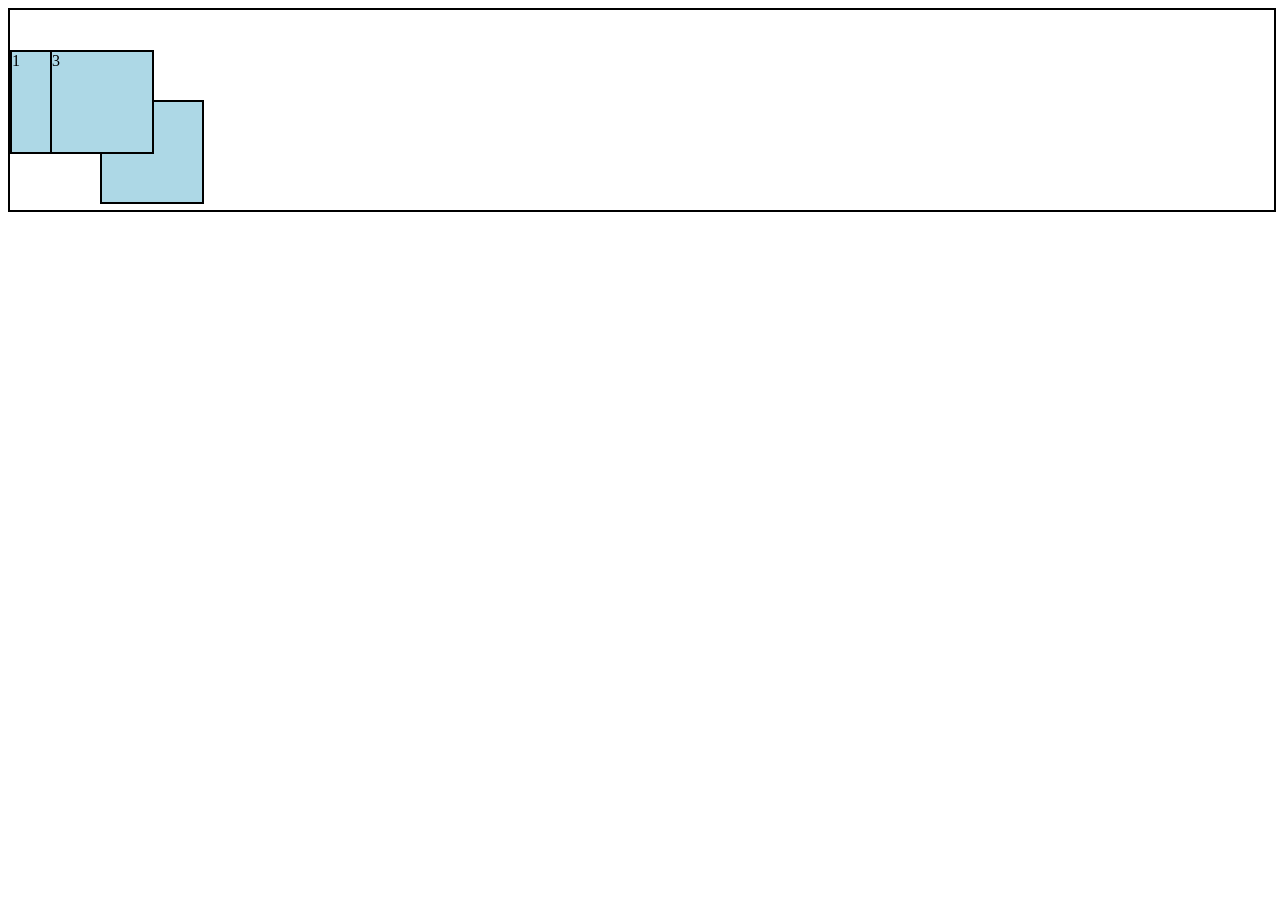
<file: day3.html>
<!DOCTYPE html>
<html lang="en">
<head>
    <meta charset="UTF-8">
    <meta name="viewport" content="width=device-width, initial-scale=1.0">
    <title>Document</title>
    <link rel="stylesheet" href="day3.css">
    <style>
        .main {
            display: flex;
            flex-direction: row;
            gap: 10px;
            border: 2px solid black;
            height: 200px;
            width: 100%;
        }
        .inbox {
            height: 100px;
            background-color: lightblue;
            border: 2px solid black;
            height: 100px;
            width:100px;
        }
    </style>
</head>
<body>
    <div class="main">
        <div class=" ONE">1</div>
        <div class="inbox TWO">2</div>
        <div class="inbox THREE">3</div>
    </div>
</body>
</html>
</file>
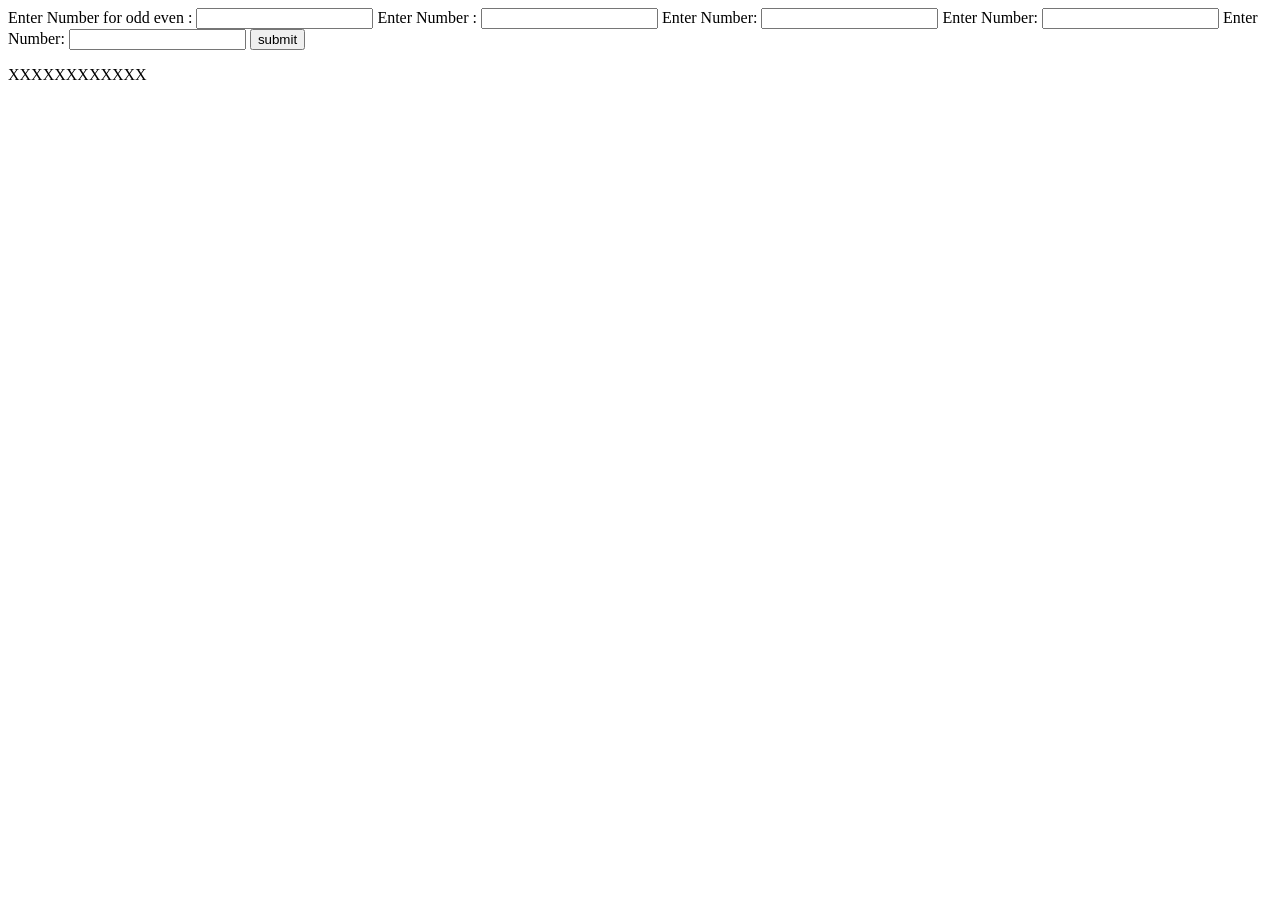
<file: js_html.html>
<!DOCTYPE html>
<html lang="en">
<head>
    <meta charset="UTF-8">
    <meta name="viewport" content="width=device-width, initial-scale=1.0">
    <title>Document</title>
     
</head>
<body>
    <label for="check">Enter Number for odd even :</label>
    <input type="text" class="inp" id="check">

    <label for="check">Enter Number :</label>
    <input type="text" class="inp" id="check">

    <label for="check">Enter Number:</label>
    <input type="text" class="inp" id="check">

    <label for="check">Enter Number:</label>
    <input type="text" class="inp" id="check">

    <label for="check">Enter Number:</label>
    <input type="text" class="inp" id="check">
    <button onclick="first()">submit</button>
    <p id="demo">XXXXXXXXXXXX</p>
   <script>
        function first(){
            var num =document.getElementById("check").value;
            document.getElementById("demo").textContent = `${num % 2 == 0 ? "even" : "odd"}`;
            
            // alert("hello world");
            // var x=10;
            // var y=5;
            // var z=x+y;
            // var a=x*y;
            // var b=x/y;
            // var c=x-y;     
            // var b={
            //     name:"parthiv",
            //     age:18,
            //     city:"ahmedabad"
            // }    
            // var arr=["parthiv","rohit","virat","dhoni"];
            // document.getElementById("demo").innerHTML=arr[0];
            // var i=0;
            // while(arr.length>i){
            //     document.getElementById("demo").innerHTML+=`${arr[i]} <br>`;
            //     i++;
            // }

            // document.getElementById("demo").innerHTML=`${b.name} is ${b.age} years old and lives in ${b.city}`; 
            // document.getElementById("demo").innerHTML=`${x} + ${y} =${z} <br> ${x} * ${y} = ${a} <br> ${x} / ${y} = ${b} <br> ${x} - ${y} = ${c}`;
        }
    </script>
</body>
</html>
</file>
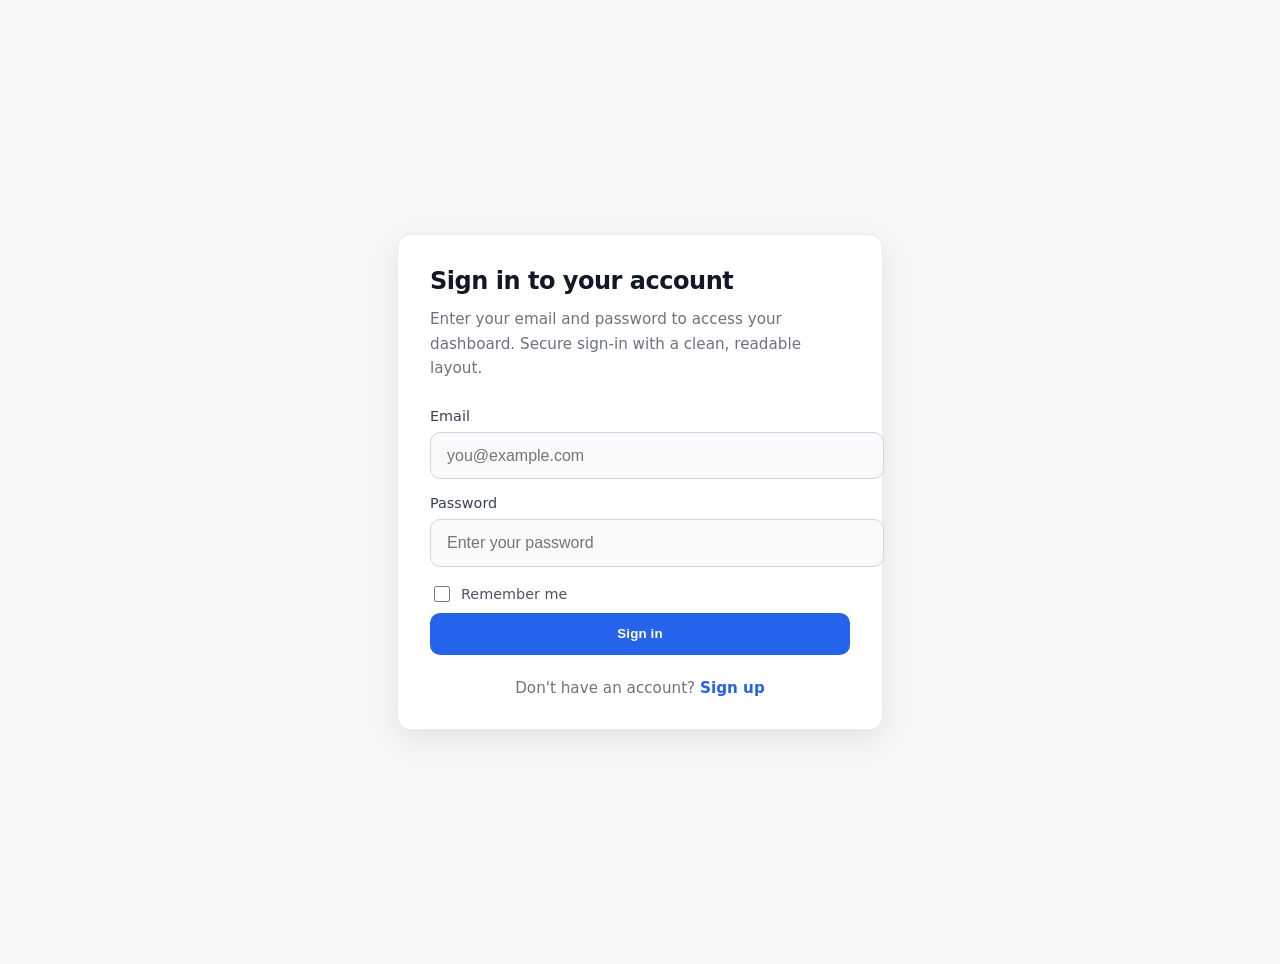
<file: login.html>
<!DOCTYPE html>
<html lang="en">
<head>
  <meta charset="utf-8">
  <meta name="viewport" content="width=device-width, initial-scale=1">
  <title>Login</title>
  <style>
    html,
    body {
      height: 100%;
      margin: 0;
      font-family: system-ui, -apple-system, 'Segoe UI', Roboto, 'Helvetica Neue', Arial, sans-serif;
      background: #f7f7f9;
    }

    body {
      display: flex;
      align-items: center;
      justify-content: center;
      padding: 2rem;
    }

    .login-card {
      width: 100%;
      max-width: 420px;
      background: #ffffff;
      border-radius: 14px;
      padding: 2rem;
      box-shadow: 0 10px 30px rgba(0, 0, 0, 0.08);
      border: 1px solid rgba(15, 23, 42, 0.08);
    }

    .login-card h2 {
      margin: 0 0 0.75rem;
      font-size: 1.5rem;
      color: #111827;
      letter-spacing: -0.02em;
    }

    .login-card p {
      margin: 0 0 1.75rem;
      color: #6b7280;
      line-height: 1.6;
      font-size: 0.95rem;
    }

    .form-group {
      margin-bottom: 1rem;
    }

    label {
      display: block;
      font-size: 0.9rem;
      margin-bottom: 0.5rem;
      color: #374151;
    }

    input[type="email"],
    input[type="password"] {
      width: 100%;
      padding: 0.85rem 1rem;
      border: 1px solid #d1d5db;
      border-radius: 10px;
      font-size: 1rem;
      color: #111827;
      background: #f8fafc;
      transition: border-color 0.2s ease, box-shadow 0.2s ease;
    }

    input[type="email"]:focus,
    input[type="password"]:focus {
      outline: none;
      border-color: #2563eb;
      box-shadow: 0 0 0 4px rgba(37, 99, 235, 0.12);
      background: #ffffff;
    }

    .form-row {
      display: flex;
      align-items: center;
      justify-content: space-between;
      gap: 1rem;
      margin-top: 0.5rem;
    }

    .checkbox-label {
      display: inline-flex;
      align-items: center;
      gap: 0.5rem;
      font-size: 0.9rem;
      color: #4b5563;
    }

    .checkbox-label input {
      width: 1rem;
      height: 1rem;
      accent-color: #2563eb;
    }

    .btn {
      background: #2563eb;
      color: #ffffff;
      padding: 0.85rem 1.1rem;
      border: none;
      border-radius: 10px;
      cursor: pointer;
      font-weight: 700;
      letter-spacing: 0.01em;
      transition: transform 0.2s ease, box-shadow 0.2s ease;
      width: 100%;
    }

    .btn:hover {
      box-shadow: 0 12px 24px rgba(37, 99, 235, 0.18);
      transform: translateY(-1px);
    }

    .footer {
      margin-top: 1.5rem;
      text-align: center;
      font-size: 0.95rem;
      color: #6b7280;
    }

    .footer a {
      color: #2563eb;
      text-decoration: none;
      font-weight: 600;
    }

    @media (max-width: 420px) {
      body {
        padding: 1rem;
      }

      .login-card {
        padding: 1.5rem;
      }
    }
  </style>
</head>
<body>
  <main class="login-card" role="main" aria-labelledby="login-title">
    <h2 id="login-title">Sign in to your account</h2>
    <p>Enter your email and password to access your dashboard. Secure sign-in with a clean, readable layout.</p>
    <form action="web.html" method="get" novalidate>
      <div class="form-group">
        <label for="email">Email</label>
        <input id="email" name="email" type="email" required autocomplete="email" placeholder="you@example.com">
      </div>
      <div class="form-group">
        <label for="password">Password</label>
        <input id="password" name="password" type="password" required autocomplete="current-password" placeholder="Enter your password">
      </div>
      <div class="form-row">
        <label class="checkbox-label">
          <input type="checkbox" name="remember">
          Remember me
        </label>
      </div>
      <button type="submit" class="btn">Sign in</button>
    </form>
    <div class="footer">Don&#39;t have an account? <a href="web.html">Sign up</a></div>
  </main>
</body>
</html>
</file>
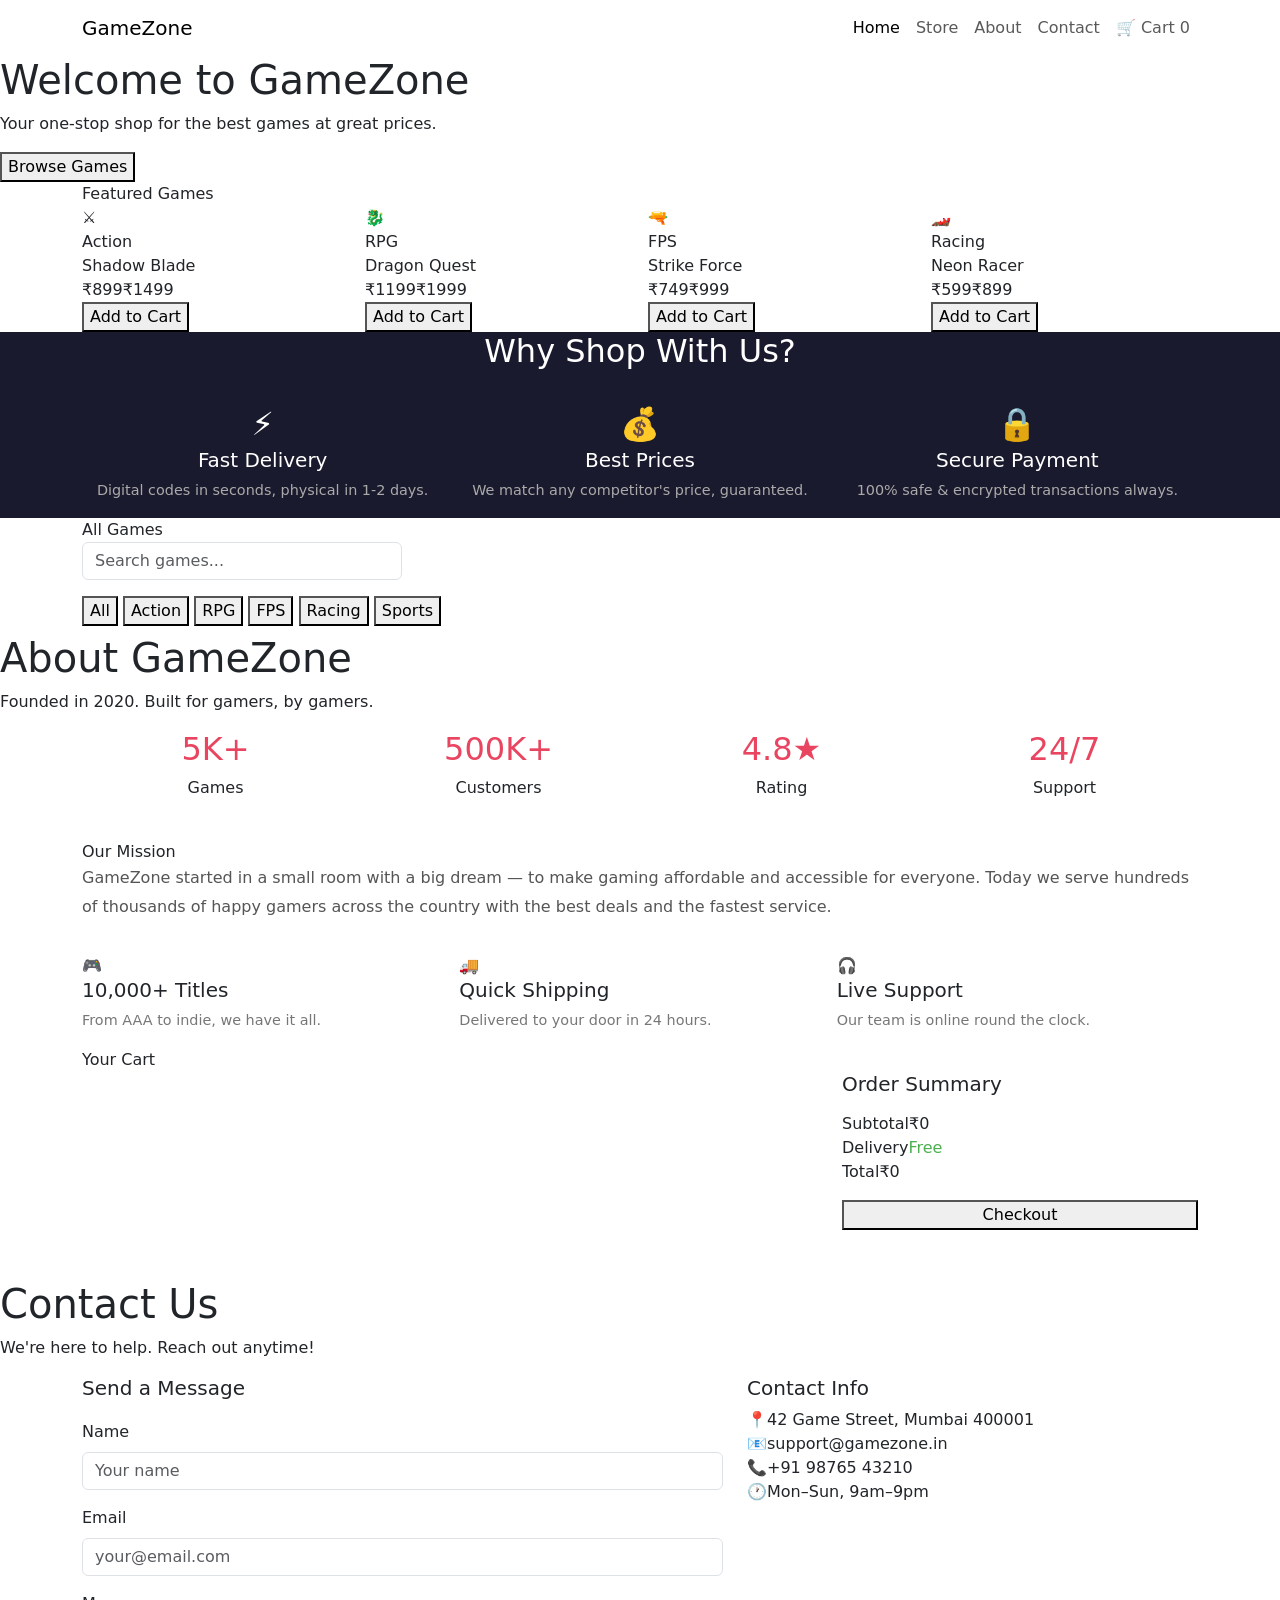
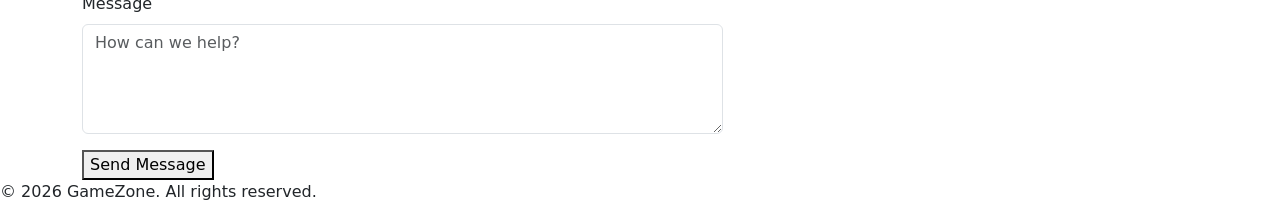
<file: website.html>
<!doctype html>
<html lang="en">
  <head>
    <meta charset="UTF-8" />
    <meta name="viewport" content="width=device-width, initial-scale=1.0" />
    <title>GameZone Store</title>
    <link
      href="https://cdn.jsdelivr.net/npm/bootstrap@5.3.3/dist/css/bootstrap.min.css"
      rel="stylesheet"
    />
  </head>
  <body>
    <!-- NAVBAR -->
    <nav class="navbar navbar-expand-lg">
      <div class="container">
        <span
          class="navbar-brand"
          onclick="showPage('home')"
          style="cursor: pointer"
          >Game<span>Zone</span></span
        >
        <button
          class="navbar-toggler"
          type="button"
          data-bs-toggle="collapse"
          data-bs-target="#navMenu"
          style="border-color: #555"
        >
          <span class="navbar-toggler-icon" style="filter: invert(1)"></span>
        </button>
        <div class="collapse navbar-collapse" id="navMenu">
          <ul class="navbar-nav ms-auto">
            <li class="nav-item">
              <a
                class="nav-link active"
                id="nav-home"
                onclick="showPage('home')"
                href="#"
                >Home</a
              >
            </li>
            <li class="nav-item">
              <a
                class="nav-link"
                id="nav-store"
                onclick="showPage('store')"
                href="#"
                >Store</a
              >
            </li>
            <li class="nav-item">
              <a
                class="nav-link"
                id="nav-about"
                onclick="showPage('about')"
                href="#"
                >About</a
              >
            </li>
            <li class="nav-item">
              <a
                class="nav-link"
                id="nav-contact"
                onclick="showPage('contact')"
                href="#"
                >Contact</a
              >
            </li>
            <li class="nav-item">
              <a class="nav-link" onclick="showPage('cart')" href="#">
                🛒 Cart <span class="cart-count" id="cart-count">0</span>
              </a>
            </li>
          </ul>
        </div>
      </div>
    </nav>

    <!-- HOME PAGE -->
    <div id="page-home" class="page active">
      <div class="hero">
        <h1>Welcome to GameZone</h1>
        <p>Your one-stop shop for the best games at great prices.</p>
        <button class="btn-red" onclick="showPage('store')">
          Browse Games
        </button>
      </div>

      <div class="section">
        <div class="container">
          <div class="section-title">Featured Games</div>
          <div class="row g-3" id="home-cards"></div>
        </div>
      </div>

      <div class="section" style="background: #1a1a2e">
        <div class="container text-center text-white">
          <h2 style="margin-bottom: 30px">Why Shop With Us?</h2>
          <div class="row g-3">
            <div class="col-md-4">
              <div style="font-size: 2rem">⚡</div>
              <h5>Fast Delivery</h5>
              <p style="color: #aaa; font-size: 0.9rem">
                Digital codes in seconds, physical in 1-2 days.
              </p>
            </div>
            <div class="col-md-4">
              <div style="font-size: 2rem">💰</div>
              <h5>Best Prices</h5>
              <p style="color: #aaa; font-size: 0.9rem">
                We match any competitor's price, guaranteed.
              </p>
            </div>
            <div class="col-md-4">
              <div style="font-size: 2rem">🔒</div>
              <h5>Secure Payment</h5>
              <p style="color: #aaa; font-size: 0.9rem">
                100% safe & encrypted transactions always.
              </p>
            </div>
          </div>
        </div>
      </div>
    </div>

    <!-- STORE PAGE -->
    <div id="page-store" class="page">
      <div class="section">
        <div class="container">
          <div class="section-title">All Games</div>
          <div class="mb-3">
            <input
              type="text"
              id="search-box"
              class="form-control"
              style="max-width: 320px; display: inline-block"
              placeholder="Search games..."
              oninput="renderStore()"
            />
          </div>
          <div class="mb-4" id="filter-btns">
            <button class="filter-btn active" onclick="setFilter('All', this)">
              All
            </button>
            <button class="filter-btn" onclick="setFilter('Action', this)">
              Action
            </button>
            <button class="filter-btn" onclick="setFilter('RPG', this)">
              RPG
            </button>
            <button class="filter-btn" onclick="setFilter('FPS', this)">
              FPS
            </button>
            <button class="filter-btn" onclick="setFilter('Racing', this)">
              Racing
            </button>
            <button class="filter-btn" onclick="setFilter('Sports', this)">
              Sports
            </button>
          </div>
          <div class="row g-3" id="store-cards"></div>
          <p
            id="no-results"
            style="display: none; color: #999; margin-top: 20px"
          >
            No games found.
          </p>
        </div>
      </div>
    </div>

    <!-- ABOUT PAGE -->
    <div id="page-about" class="page">
      <div class="hero">
        <h1>About GameZone</h1>
        <p>Founded in 2020. Built for gamers, by gamers.</p>
      </div>
      <div class="section">
        <div class="container">
          <div class="row g-3 mb-4">
            <div class="col-6 col-md-3 text-center">
              <h2 style="color: #e94560">5K+</h2>
              <p>Games</p>
            </div>
            <div class="col-6 col-md-3 text-center">
              <h2 style="color: #e94560">500K+</h2>
              <p>Customers</p>
            </div>
            <div class="col-6 col-md-3 text-center">
              <h2 style="color: #e94560">4.8★</h2>
              <p>Rating</p>
            </div>
            <div class="col-6 col-md-3 text-center">
              <h2 style="color: #e94560">24/7</h2>
              <p>Support</p>
            </div>
          </div>
          <div class="section-title">Our Mission</div>
          <p style="color: #555; line-height: 1.8">
            GameZone started in a small room with a big dream — to make gaming
            affordable and accessible for everyone. Today we serve hundreds of
            thousands of happy gamers across the country with the best deals and
            the fastest service.
          </p>
          <div class="row g-3 mt-3">
            <div class="col-md-4">
              <div class="feature-box">
                <div class="feature-icon">🎮</div>
                <h5>10,000+ Titles</h5>
                <p style="color: #777; font-size: 0.9rem">
                  From AAA to indie, we have it all.
                </p>
              </div>
            </div>
            <div class="col-md-4">
              <div class="feature-box">
                <div class="feature-icon">🚚</div>
                <h5>Quick Shipping</h5>
                <p style="color: #777; font-size: 0.9rem">
                  Delivered to your door in 24 hours.
                </p>
              </div>
            </div>
            <div class="col-md-4">
              <div class="feature-box">
                <div class="feature-icon">🎧</div>
                <h5>Live Support</h5>
                <p style="color: #777; font-size: 0.9rem">
                  Our team is online round the clock.
                </p>
              </div>
            </div>
          </div>
        </div>
      </div>
    </div>

    <!-- CART PAGE -->
    <div id="page-cart" class="page">
      <div class="section">
        <div class="container">
          <div class="section-title">Your Cart</div>
          <div class="row g-4">
            <div class="col-lg-8" id="cart-items"></div>
            <div class="col-lg-4">
              <div class="total-box">
                <h5 style="margin-bottom: 16px">Order Summary</h5>
                <div class="total-row">
                  <span>Subtotal</span><span id="sub-total">₹0</span>
                </div>
                <div class="total-row">
                  <span>Delivery</span><span style="color: #4caf50">Free</span>
                </div>
                <div class="total-row total-final">
                  <span>Total</span><span id="grand-total">₹0</span>
                </div>
                <button class="btn-red w-100 mt-3" onclick="checkout()">
                  Checkout
                </button>
                <button
                  class="w-100 mt-2"
                  style="
                    background: none;
                    border: 1px solid #fff;
                    color: #fff;
                    padding: 8px;
                    border-radius: 4px;
                    cursor: pointer;
                  "
                  onclick="showPage('store')"
                >
                  Continue Shopping
                </button>
              </div>
            </div>
          </div>
        </div>
      </div>
    </div>

    <!-- CONTACT PAGE -->
    <div id="page-contact" class="page">
      <div class="hero">
        <h1>Contact Us</h1>
        <p>We're here to help. Reach out anytime!</p>
      </div>
      <div class="section">
        <div class="container">
          <div class="row g-4">
            <div class="col-md-7">
              <div class="contact-box">
                <h5 style="margin-bottom: 20px">Send a Message</h5>
                <div class="mb-3">
                  <label class="form-label">Name</label>
                  <input
                    type="text"
                    class="form-control"
                    id="c-name"
                    placeholder="Your name"
                  />
                </div>
                <div class="mb-3">
                  <label class="form-label">Email</label>
                  <input
                    type="email"
                    class="form-control"
                    id="c-email"
                    placeholder="your@email.com"
                  />
                </div>
                <div class="mb-3">
                  <label class="form-label">Message</label>
                  <textarea
                    class="form-control"
                    id="c-msg"
                    rows="4"
                    placeholder="How can we help?"
                  ></textarea>
                </div>
                <button class="btn-red" onclick="sendMsg()">
                  Send Message
                </button>
              </div>
            </div>
            <div class="col-md-5">
              <h5>Contact Info</h5>
              <div class="info-row">
                <span class="info-icon">📍</span
                ><span>42 Game Street, Mumbai 400001</span>
              </div>
              <div class="info-row">
                <span class="info-icon">📧</span
                ><span>support@gamezone.in</span>
              </div>
              <div class="info-row">
                <span class="info-icon">📞</span><span>+91 98765 43210</span>
              </div>
              <div class="info-row">
                <span class="info-icon">🕐</span><span>Mon–Sun, 9am–9pm</span>
              </div>
            </div>
          </div>
        </div>
      </div>
    </div>

    <!-- FOOTER -->
    <footer>
      <p>© 2026 GameZone. All rights reserved.</p>
    </footer>

    <!-- TOAST -->
    <div class="toast-msg" id="toast"></div>

    <script src="https://cdn.jsdelivr.net/npm/bootstrap@5.3.3/dist/js/bootstrap.bundle.min.js"></script>
    <script src="App.js"></script>
  </body>
</html>
</file>
<file: day3.css>
.ONE{
    height: 100px;
    background-color: lightblue;        border: 2px solid black;
    height: 100px;
    width:100px;
    position: absolute;
     top:50px;
    /* left: 50px; */ 
    float:right;
}
.TWO{
    position: relative;
     top:90px;
    left: 90px;
}
.THREE{
    position: fixed;
    top:50px;
    left: 50px;
    float:left ;
}
</file>
